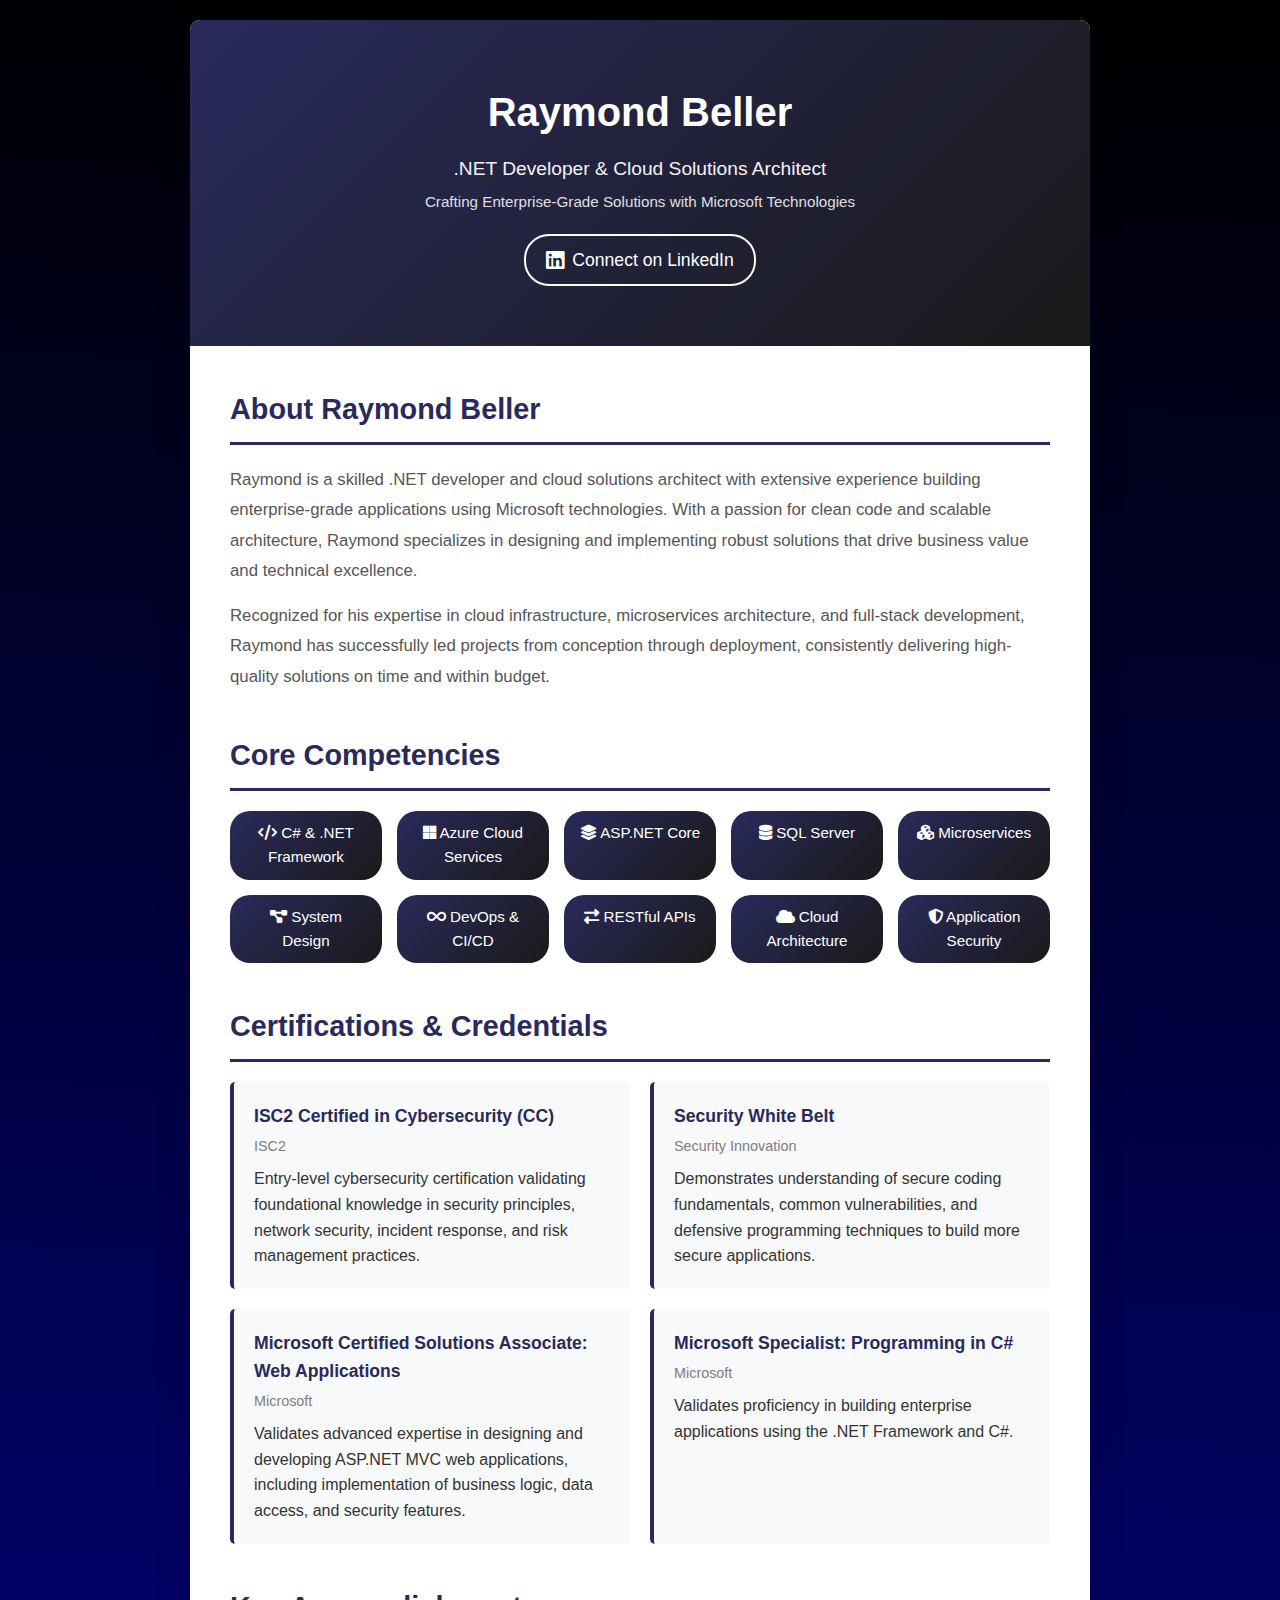
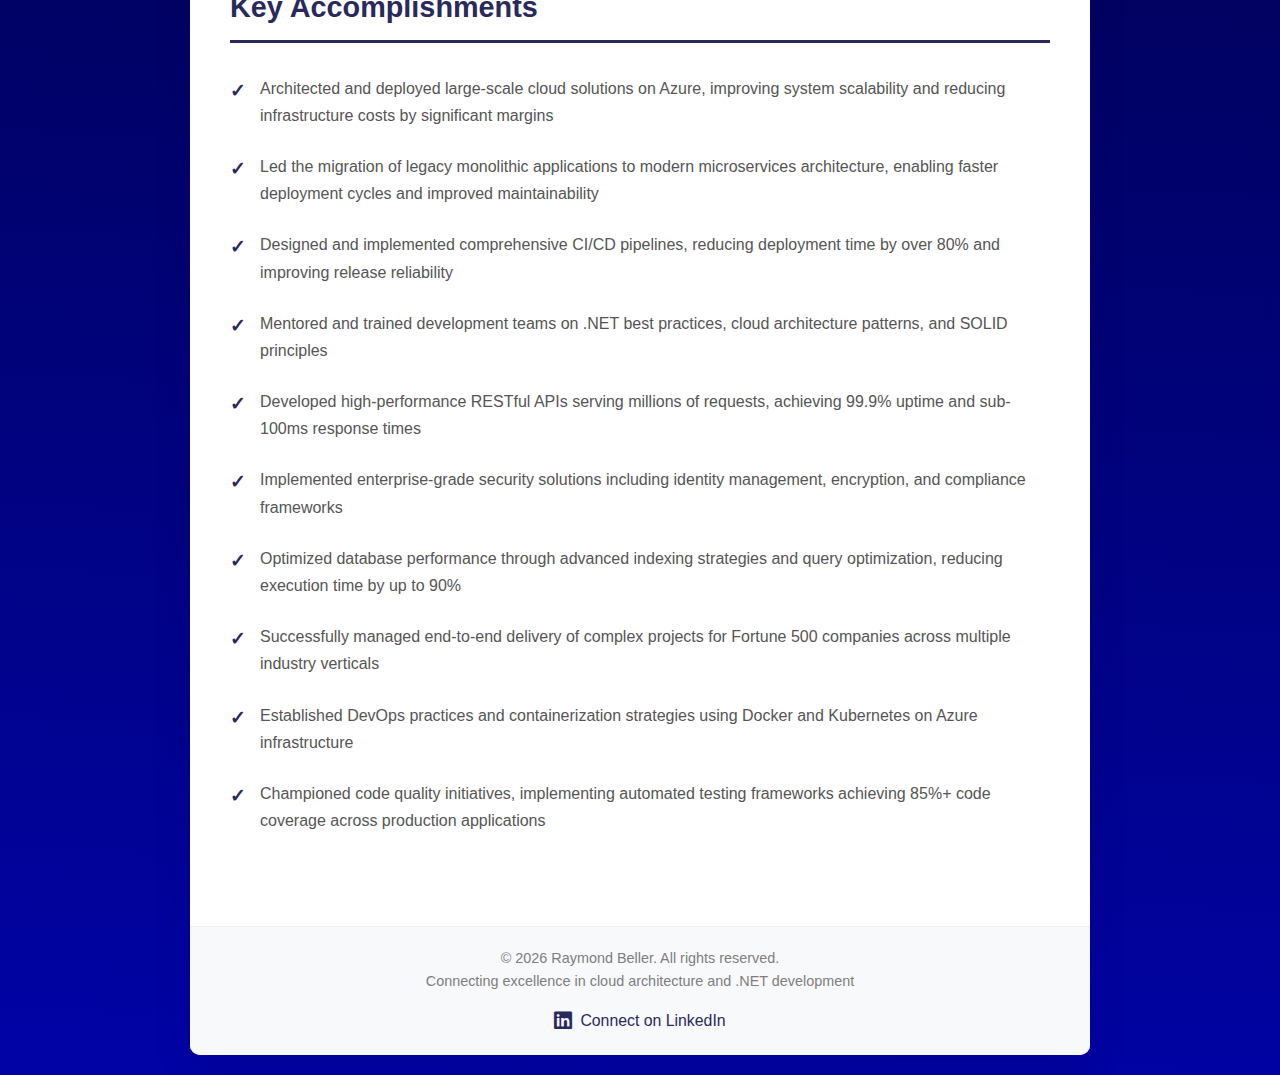
<file: index.html>
<!DOCTYPE html>
<html lang="en">
<head>
    <meta charset="UTF-8">
    <meta name="viewport" content="width=device-width, initial-scale=1.0">
    <title>Raymond Beller - .NET Developer & Cloud Solutions Architect</title>
    <link rel="icon" href="data:image/svg+xml,<svg xmlns='http://www.w3.org/2000/svg' viewBox='0 0 100 100'><rect width='100' height='100' fill='%23512BD4'/><text x='50' y='70' font-size='60' font-family='Arial, sans-serif' font-weight='bold' fill='white' text-anchor='middle'>C%23</text></svg>">
    <link rel="stylesheet" href="https://cdnjs.cloudflare.com/ajax/libs/font-awesome/6.5.1/css/all.min.css">
    <link rel="stylesheet" href="styles.css">
</head>
<body>
    <div class="container">
        <header>
            <h1>Raymond Beller</h1>
            <p>.NET Developer & Cloud Solutions Architect</p>
            <p class="tagline">Crafting Enterprise-Grade Solutions with Microsoft Technologies</p>
            <div class="header-social">
                <a href="https://www.linkedin.com/in/raymondbeller/" target="_blank" rel="noopener noreferrer">
                    <i class="fab fa-linkedin"></i> Connect on LinkedIn
                </a>
            </div>
        </header>

        <main>
            <!-- Bio Section -->
            <section>
                <h2>About Raymond Beller</h2>
                <p class="bio-text">
                    Raymond is a skilled .NET developer and cloud solutions architect with extensive experience building enterprise-grade applications using Microsoft technologies. With a passion for clean code and scalable architecture, Raymond specializes in designing and implementing robust solutions that drive business value and technical excellence.
                </p>
                <p class="bio-text">
                    Recognized for his expertise in cloud infrastructure, microservices architecture, and full-stack development, Raymond has successfully led projects from conception through deployment, consistently delivering high-quality solutions on time and within budget.
                </p>
            </section>

            <!-- Skills Section -->
            <section>
                <h2>Core Competencies</h2>
                <div class="skills-grid">
                    <div class="skill-tag"><i class="fas fa-code"></i> C# & .NET Framework</div>
                    <div class="skill-tag"><i class="fab fa-microsoft"></i> Azure Cloud Services</div>
                    <div class="skill-tag"><i class="fas fa-layer-group"></i> ASP.NET Core</div>
                    <div class="skill-tag"><i class="fas fa-database"></i> SQL Server</div>
                    <div class="skill-tag"><i class="fas fa-cubes"></i> Microservices</div>
                    <div class="skill-tag"><i class="fas fa-project-diagram"></i> System Design</div>
                    <div class="skill-tag"><i class="fas fa-infinity"></i> DevOps & CI/CD</div>
                    <div class="skill-tag"><i class="fas fa-exchange-alt"></i> RESTful APIs</div>
                    <div class="skill-tag"><i class="fas fa-cloud"></i> Cloud Architecture</div>
                    <div class="skill-tag"><i class="fas fa-shield-alt"></i> Application Security</div>
                </div>
            </section>

            <!-- Certifications Section -->
            <section>
                <h2>Certifications & Credentials</h2>
                <div class="certification-grid">
                    <div class="certification-card">
                        <h3>ISC2 Certified in Cybersecurity (CC)</h3>
                        <p class="certification-issuer">ISC2</p>
                        <p>Entry-level cybersecurity certification validating foundational knowledge in security principles, network security, incident response, and risk management practices.</p>
                    </div>
                    <div class="certification-card">
                        <h3>Security White Belt</h3>
                        <p class="certification-issuer">Security Innovation</p>
                        <p>Demonstrates understanding of secure coding fundamentals, common vulnerabilities, and defensive programming techniques to build more secure applications.</p>
                    </div>
                    <div class="certification-card">
                        <h3>Microsoft Certified Solutions Associate: Web Applications</h3>
                        <p class="certification-issuer">Microsoft</p>
                        <p>Validates advanced expertise in designing and developing ASP.NET MVC web applications, including implementation of business logic, data access, and security features.</p>
                    </div>
                    <div class="certification-card">
                        <h3>Microsoft Specialist: Programming in C#</h3>
                        <p class="certification-issuer">Microsoft</p>
                        <p>Validates proficiency in building enterprise applications using the .NET Framework and C#.</p>
                    </div>
                </div>
            </section>

            <!-- Accomplishments Section -->
            <section>
                <h2>Key Accomplishments</h2>
                <ul class="accomplishment-list">
                    <li>Architected and deployed large-scale cloud solutions on Azure, improving system scalability and reducing infrastructure costs by significant margins</li>
                    <li>Led the migration of legacy monolithic applications to modern microservices architecture, enabling faster deployment cycles and improved maintainability</li>
                    <li>Designed and implemented comprehensive CI/CD pipelines, reducing deployment time by over 80% and improving release reliability</li>
                    <li>Mentored and trained development teams on .NET best practices, cloud architecture patterns, and SOLID principles</li>
                    <li>Developed high-performance RESTful APIs serving millions of requests, achieving 99.9% uptime and sub-100ms response times</li>
                    <li>Implemented enterprise-grade security solutions including identity management, encryption, and compliance frameworks</li>
                    <li>Optimized database performance through advanced indexing strategies and query optimization, reducing execution time by up to 90%</li>
                    <li>Successfully managed end-to-end delivery of complex projects for Fortune 500 companies across multiple industry verticals</li>
                    <li>Established DevOps practices and containerization strategies using Docker and Kubernetes on Azure infrastructure</li>
                    <li>Championed code quality initiatives, implementing automated testing frameworks achieving 85%+ code coverage across production applications</li>
                </ul>
            </section>
        </main>

        <footer>
            <p>&copy; 2026 Raymond Beller. All rights reserved.</p>
            <p>Connecting excellence in cloud architecture and .NET development</p>
            <div class="social-links">
                <a href="https://www.linkedin.com/in/raymondbeller/" target="_blank" rel="noopener noreferrer">
                    <i class="fab fa-linkedin"></i> Connect on LinkedIn
                </a>
            </div>
        </footer>
    </div>
</body>
</html>
</file>
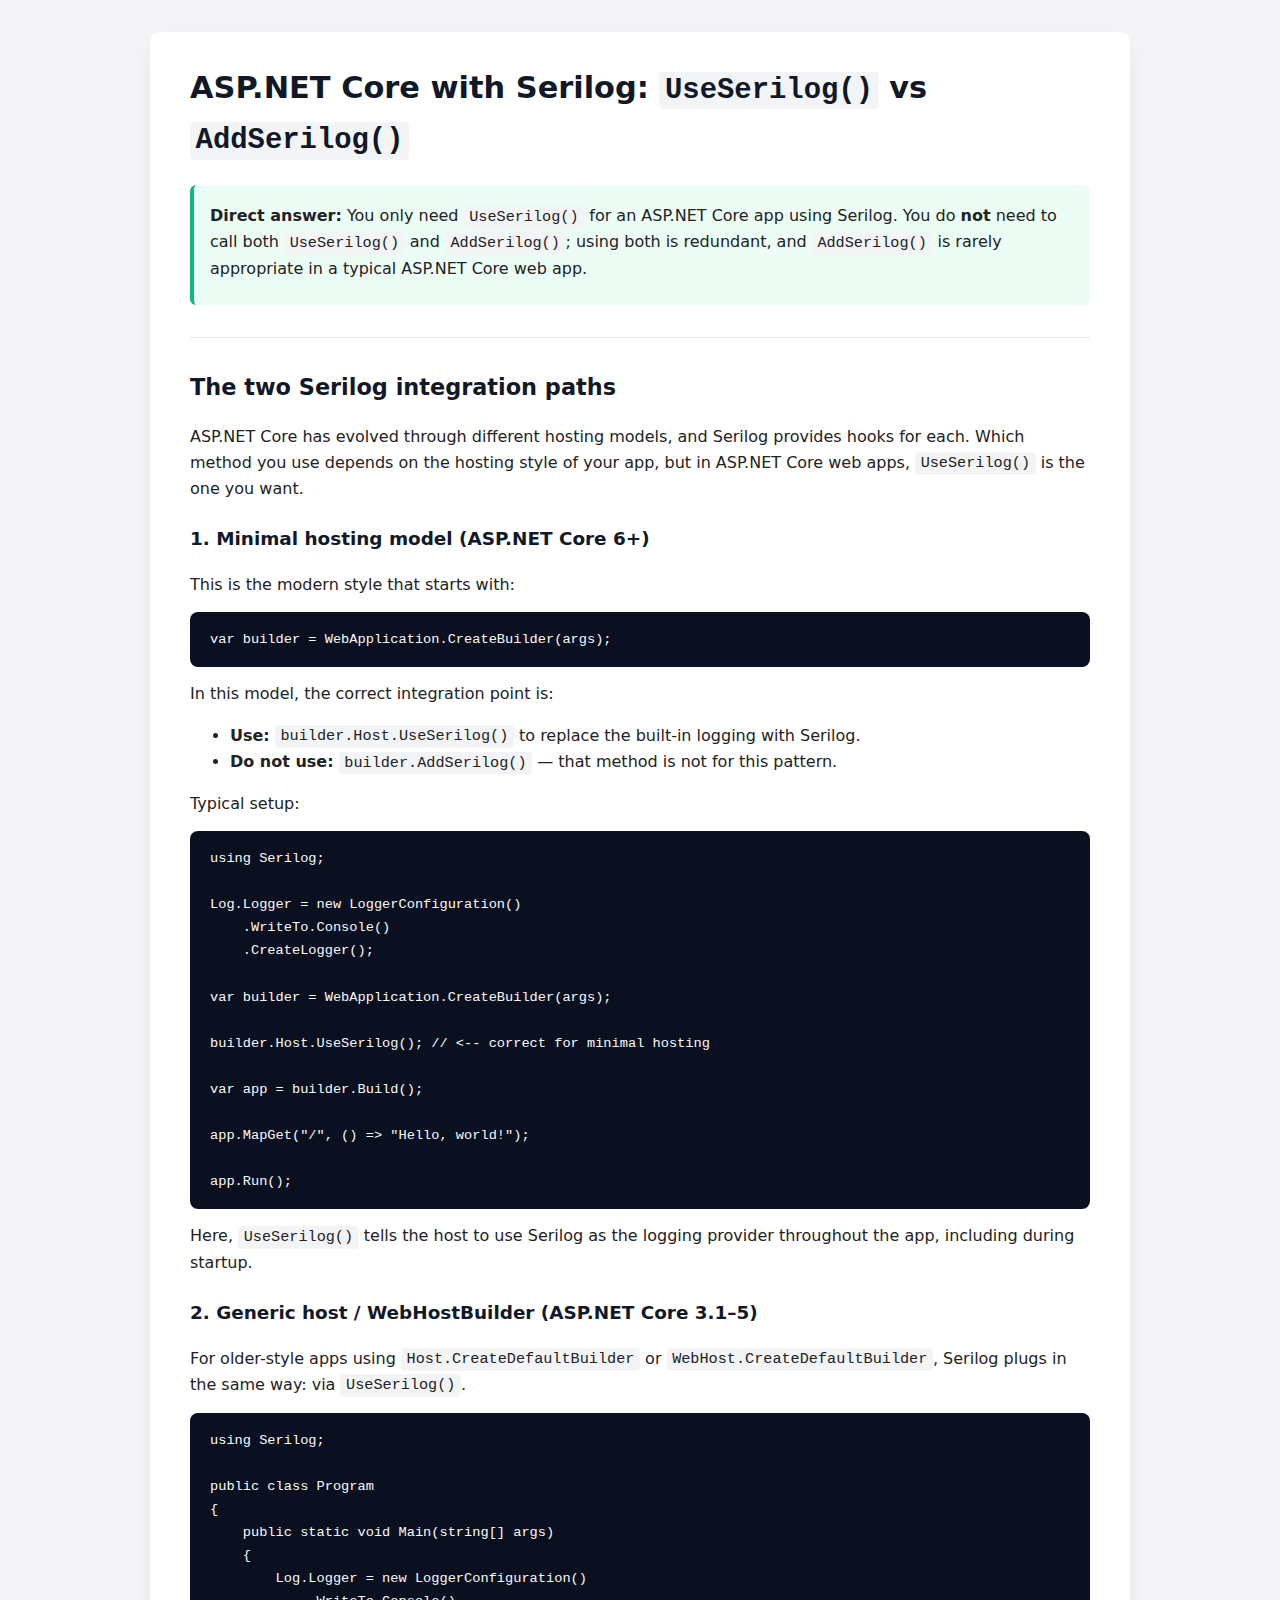
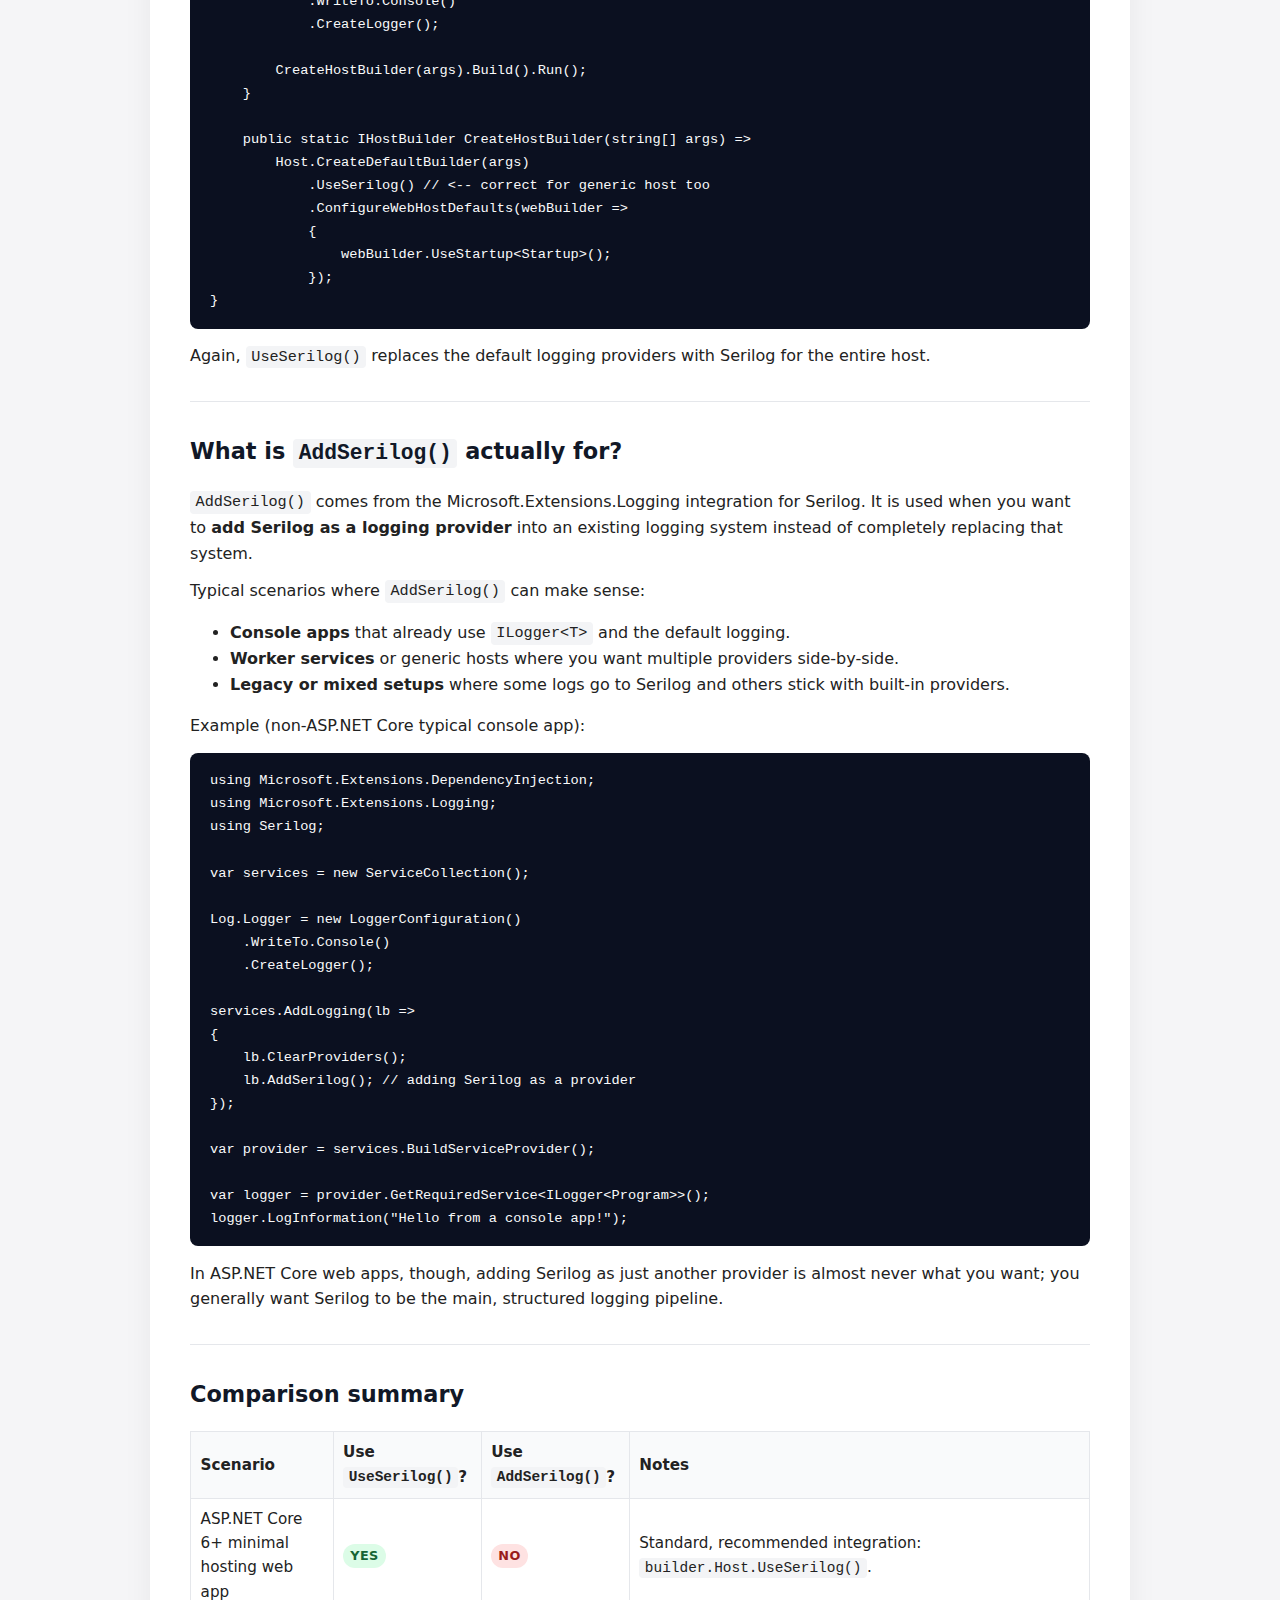
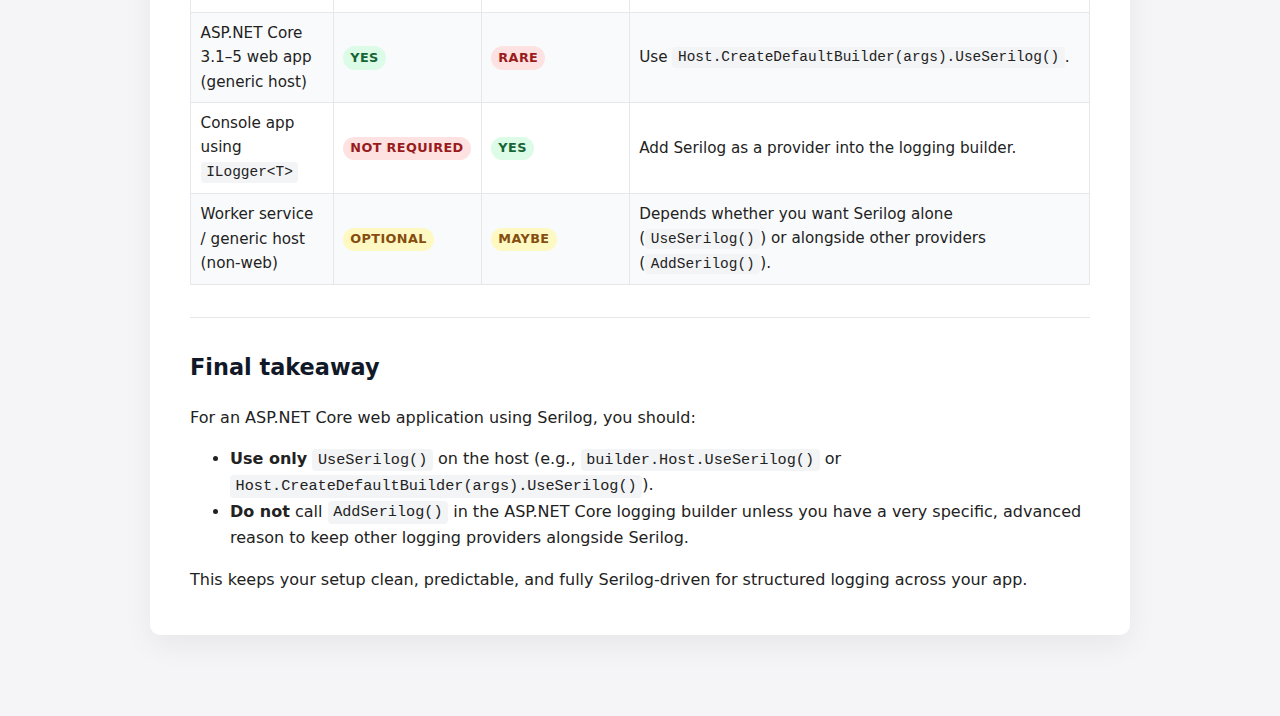
<file: serilog.html>
<!DOCTYPE html>
<html lang="en">
<head>
    <meta charset="UTF-8">
    <title>ASP.NET Core with Serilog: UseSerilog vs AddSerilog</title>
    <meta name="viewport" content="width=device-width, initial-scale=1.0">
    <style>
        body {
            font-family: system-ui, -apple-system, BlinkMacSystemFont, "Segoe UI", sans-serif;
            line-height: 1.6;
            margin: 0;
            padding: 2rem;
            background-color: #f5f5f7;
            color: #222;
        }
        main {
            max-width: 900px;
            margin: 0 auto;
            background: #fff;
            padding: 2rem 2.5rem;
            border-radius: 10px;
            box-shadow: 0 10px 30px rgba(0,0,0,0.06);
        }
        h1, h2, h3 {
            font-weight: 600;
            color: #111827;
        }
        h1 {
            margin-top: 0;
            font-size: 1.9rem;
        }
        h2 {
            margin-top: 2rem;
            font-size: 1.4rem;
        }
        h3 {
            margin-top: 1.4rem;
            font-size: 1.15rem;
        }
        p {
            margin: 0.4rem 0 0.7rem;
        }
        code {
            font-family: ui-monospace, SFMono-Regular, Menlo, Monaco, Consolas, "Liberation Mono", "Courier New", monospace;
            background: #f3f4f6;
            padding: 0.15rem 0.35rem;
            border-radius: 4px;
            font-size: 0.95em;
        }
        pre {
            background: #0b1020;
            color: #f9fafb;
            padding: 1rem 1.25rem;
            border-radius: 8px;
            overflow-x: auto;
            font-size: 0.9rem;
        }
        pre code {
            background: transparent;
            padding: 0;
        }
        table {
            border-collapse: collapse;
            width: 100%;
            margin: 1rem 0;
            font-size: 0.95rem;
        }
        th, td {
            border: 1px solid #e5e7eb;
            padding: 0.5rem 0.6rem;
            text-align: left;
        }
        th {
            background: #f9fafb;
            font-weight: 600;
        }
        tbody tr:nth-child(even) {
            background: #f9fafb;
        }
        .badge {
            display: inline-block;
            padding: 0.1rem 0.45rem;
            border-radius: 999px;
            font-size: 0.8rem;
            font-weight: 600;
            text-transform: uppercase;
            letter-spacing: 0.03em;
        }
        .badge-yes {
            background-color: #dcfce7;
            color: #166534;
        }
        .badge-no {
            background-color: #fee2e2;
            color: #991b1b;
        }
        .badge-maybe {
            background-color: #fef9c3;
            color: #854d0e;
        }
        hr {
            border: none;
            border-top: 1px solid #e5e7eb;
            margin: 2rem 0;
        }
        .highlight {
            background: #ecfdf5;
            border-left: 4px solid #10b981;
            padding: 0.75rem 1rem;
            border-radius: 6px;
            margin-bottom: 1.5rem;
        }
        .highlight strong {
            font-weight: 600;
        }
        @media (max-width: 700px) {
            body {
                padding: 1rem;
            }
            main {
                padding: 1.5rem;
            }
        }
    </style>
</head>
<body>
<main>
    <h1>ASP.NET Core with Serilog: <code>UseSerilog()</code> vs <code>AddSerilog()</code></h1>

    <div class="highlight">
        <p><strong>Direct answer:</strong> You only need <code>UseSerilog()</code> for an ASP.NET Core app using Serilog. You do <strong>not</strong> need to call both <code>UseSerilog()</code> and <code>AddSerilog()</code>; using both is redundant, and <code>AddSerilog()</code> is rarely appropriate in a typical ASP.NET Core web app.</p>
    </div>

    <hr>

    <h2>The two Serilog integration paths</h2>

    <p>ASP.NET Core has evolved through different hosting models, and Serilog provides hooks for each. Which method you use depends on the hosting style of your app, but in ASP.NET Core web apps, <code>UseSerilog()</code> is the one you want.</p>

    <h3>1. Minimal hosting model (ASP.NET Core 6+)</h3>

    <p>This is the modern style that starts with:</p>
    <pre><code>var builder = WebApplication.CreateBuilder(args);</code></pre>

    <p>In this model, the correct integration point is:</p>
    <ul>
        <li><strong>Use:</strong> <code>builder.Host.UseSerilog()</code> to replace the built-in logging with Serilog.</li>
        <li><strong>Do not use:</strong> <code>builder.AddSerilog()</code> — that method is not for this pattern.</li>
    </ul>

    <p>Typical setup:</p>
    <pre><code>using Serilog;

Log.Logger = new LoggerConfiguration()
    .WriteTo.Console()
    .CreateLogger();

var builder = WebApplication.CreateBuilder(args);

builder.Host.UseSerilog(); // &lt;-- correct for minimal hosting

var app = builder.Build();

app.MapGet("/", () =&gt; "Hello, world!");

app.Run();</code></pre>

    <p>Here, <code>UseSerilog()</code> tells the host to use Serilog as the logging provider throughout the app, including during startup.</p>

    <h3>2. Generic host / WebHostBuilder (ASP.NET Core 3.1–5)</h3>

    <p>For older-style apps using <code>Host.CreateDefaultBuilder</code> or <code>WebHost.CreateDefaultBuilder</code>, Serilog plugs in the same way: via <code>UseSerilog()</code>.</p>

    <pre><code>using Serilog;

public class Program
{
    public static void Main(string[] args)
    {
        Log.Logger = new LoggerConfiguration()
            .WriteTo.Console()
            .CreateLogger();

        CreateHostBuilder(args).Build().Run();
    }

    public static IHostBuilder CreateHostBuilder(string[] args) =&gt;
        Host.CreateDefaultBuilder(args)
            .UseSerilog() // &lt;-- correct for generic host too
            .ConfigureWebHostDefaults(webBuilder =&gt;
            {
                webBuilder.UseStartup&lt;Startup&gt;();
            });
}</code></pre>

    <p>Again, <code>UseSerilog()</code> replaces the default logging providers with Serilog for the entire host.</p>

    <hr>

    <h2>What is <code>AddSerilog()</code> actually for?</h2>

    <p><code>AddSerilog()</code> comes from the Microsoft.Extensions.Logging integration for Serilog. It is used when you want to <strong>add Serilog as a logging provider</strong> into an existing logging system instead of completely replacing that system.</p>

    <p>Typical scenarios where <code>AddSerilog()</code> can make sense:</p>
    <ul>
        <li><strong>Console apps</strong> that already use <code>ILogger&lt;T&gt;</code> and the default logging.</li>
        <li><strong>Worker services</strong> or generic hosts where you want multiple providers side-by-side.</li>
        <li><strong>Legacy or mixed setups</strong> where some logs go to Serilog and others stick with built-in providers.</li>
    </ul>

    <p>Example (non-ASP.NET Core typical console app):</p>
    <pre><code>using Microsoft.Extensions.DependencyInjection;
using Microsoft.Extensions.Logging;
using Serilog;

var services = new ServiceCollection();

Log.Logger = new LoggerConfiguration()
    .WriteTo.Console()
    .CreateLogger();

services.AddLogging(lb =&gt;
{
    lb.ClearProviders();
    lb.AddSerilog(); // adding Serilog as a provider
});

var provider = services.BuildServiceProvider();

var logger = provider.GetRequiredService&lt;ILogger&lt;Program&gt;&gt;();
logger.LogInformation("Hello from a console app!");</code></pre>

    <p>In ASP.NET Core web apps, though, adding Serilog as just another provider is almost never what you want; you generally want Serilog to be the main, structured logging pipeline.</p>

    <hr>

    <h2>Comparison summary</h2>

    <table>
        <thead>
        <tr>
            <th>Scenario</th>
            <th>Use <code>UseSerilog()</code>?</th>
            <th>Use <code>AddSerilog()</code>?</th>
            <th>Notes</th>
        </tr>
        </thead>
        <tbody>
        <tr>
            <td>ASP.NET Core 6+ minimal hosting web app</td>
            <td><span class="badge badge-yes">Yes</span></td>
            <td><span class="badge badge-no">No</span></td>
            <td>Standard, recommended integration: <code>builder.Host.UseSerilog()</code>.</td>
        </tr>
        <tr>
            <td>ASP.NET Core 3.1–5 web app (generic host)</td>
            <td><span class="badge badge-yes">Yes</span></td>
            <td><span class="badge badge-no">Rare</span></td>
            <td>Use <code>Host.CreateDefaultBuilder(args).UseSerilog()</code>.</td>
        </tr>
        <tr>
            <td>Console app using <code>ILogger&lt;T&gt;</code></td>
            <td><span class="badge badge-no">Not required</span></td>
            <td><span class="badge badge-yes">Yes</span></td>
            <td>Add Serilog as a provider into the logging builder.</td>
        </tr>
        <tr>
            <td>Worker service / generic host (non-web)</td>
            <td><span class="badge badge-maybe">Optional</span></td>
            <td><span class="badge badge-maybe">Maybe</span></td>
            <td>Depends whether you want Serilog alone (<code>UseSerilog()</code>) or alongside other providers (<code>AddSerilog()</code>).</td>
        </tr>
        </tbody>
    </table>

    <hr>

    <h2>Final takeaway</h2>

    <p>For an ASP.NET Core web application using Serilog, you should:</p>
    <ul>
        <li><strong>Use only</strong> <code>UseSerilog()</code> on the host (e.g., <code>builder.Host.UseSerilog()</code> or <code>Host.CreateDefaultBuilder(args).UseSerilog()</code>).</li>
        <li><strong>Do not</strong> call <code>AddSerilog()</code> in the ASP.NET Core logging builder unless you have a very specific, advanced reason to keep other logging providers alongside Serilog.</li>
    </ul>

    <p>This keeps your setup clean, predictable, and fully Serilog-driven for structured logging across your app.</p>
</main>
</body>
</html>
</file>
<file: styles.css>
:root {
    --primary-red: #292a5b;
    --primary-black: #1a1a1a;
    --pure-black: #000000;
    --bright-red: #0103a6;
    --text-dark: #333;
    --text-medium: #555;
    --text-light: #7e7e7e;
    --bg-white: white;
    --bg-light: #f8f9fa;
    --border-light: #eee;
}

* {
    margin: 0;
    padding: 0;
    box-sizing: border-box;
}

body {
    font-family: 'Segoe UI', Tahoma, Geneva, Verdana, sans-serif;
    line-height: 1.6;
    color: var(--text-dark);
    background: linear-gradient(183deg, var(--pure-black) 0%, var(--bright-red) 100%);
    min-height: 100vh;
    padding: 20px;
}

.container {
    max-width: 900px;
    margin: 0 auto;
    background: var(--bg-white);
    border-radius: 10px;
    box-shadow: 0 10px 40px rgba(0, 0, 0, 0.1);
    overflow: hidden;
}

header {
    background: linear-gradient(135deg, var(--primary-red) 0%, var(--primary-black) 100%);
    color: var(--bg-white);
    padding: 60px 40px;
    text-align: center;
}

header h1 {
    font-size: 2.5em;
    margin-bottom: 10px;
}

header p {
    font-size: 1.2em;
    opacity: 0.95;
    margin-bottom: 5px;
}

.tagline {
    font-size: 0.95em;
    opacity: 0.85;
}

.header-social {
    margin-top: 20px;
}

.header-social a {
    display: inline-flex;
    align-items: center;
    gap: 8px;
    color: var(--bg-white);
    text-decoration: none;
    font-size: 1.1em;
    padding: 10px 20px;
    border: 2px solid var(--bg-white);
    border-radius: 25px;
    transition: all 0.3s ease;
}

.header-social a:hover {
    background: var(--bg-white);
    color: var(--primary-red);
    transform: translateY(-2px);
}

.header-social i {
    font-size: 1.2em;
}

main {
    padding: 40px;
}

section {
    margin-bottom: 40px;
}

section h2 {
    color: var(--primary-red);
    border-bottom: 3px solid var(--primary-red);
    padding-bottom: 10px;
    margin-bottom: 20px;
    font-size: 1.8em;
}

.bio-text {
    font-size: 1.05em;
    line-height: 1.8;
    color: var(--text-medium);
    margin-bottom: 15px;
}

.certification-grid {
    display: grid;
    grid-template-columns: repeat(2, 1fr);
    gap: 20px;
    margin-bottom: 20px;
}

.certification-card {
    background: var(--bg-light);
    border-left: 4px solid var(--primary-red);
    padding: 20px;
    border-radius: 5px;
    transition: transform 0.3s ease, box-shadow 0.3s ease;
}

.certification-card:hover {
    transform: translateY(-5px);
    box-shadow: 0 5px 15px rgba(220, 20, 60, 0.2);
}

.certification-card h3 {
    color: var(--primary-red);
    margin-bottom: 5px;
    font-size: 1.1em;
}

.certification-issuer {
    color: var(--text-light);
    font-size: 0.9em;
    margin-bottom: 8px;
}

.accomplishment-list {
    list-style: none;
}

.accomplishment-list li {
    padding: 12px 0;
    padding-left: 30px;
    position: relative;
    color: var(--text-medium);
    line-height: 1.7;
}

.accomplishment-list li:before {
    content: "✓";
    position: absolute;
    left: 0;
    color: var(--primary-red);
    font-weight: bold;
    font-size: 1.2em;
}

footer {
    background: var(--bg-light);
    padding: 20px;
    text-align: center;
    color: var(--text-light);
    font-size: 0.9em;
    border-top: 1px solid var(--border-light);
}

.social-links {
    margin-top: 15px;
}

.social-links a {
    display: inline-flex;
    align-items: center;
    gap: 8px;
    color: var(--primary-red);
    text-decoration: none;
    font-size: 1.1em;
    transition: color 0.3s ease, transform 0.3s ease;
}

.social-links a:hover {
    color: var(--primary-black);
    transform: translateY(-2px);
}

.social-links i {
    font-size: 1.3em;
}

.skills-grid {
    display: grid;
    grid-template-columns: repeat(auto-fit, minmax(150px, 1fr));
    gap: 15px;
}

.skill-tag {
    background: linear-gradient(135deg, var(--primary-red) 0%, var(--primary-black) 100%);
    color: var(--bg-white);
    padding: 10px 15px;
    border-radius: 20px;
    text-align: center;
    font-size: 0.95em;
    transition: background 0.3s ease, transform 0.3s ease;
    cursor: pointer;
}

.skill-tag:hover {
    background: linear-gradient(135deg, var(--primary-black) 0%, var(--primary-red) 100%);
    transform: scale(1.05);
}
</file>
